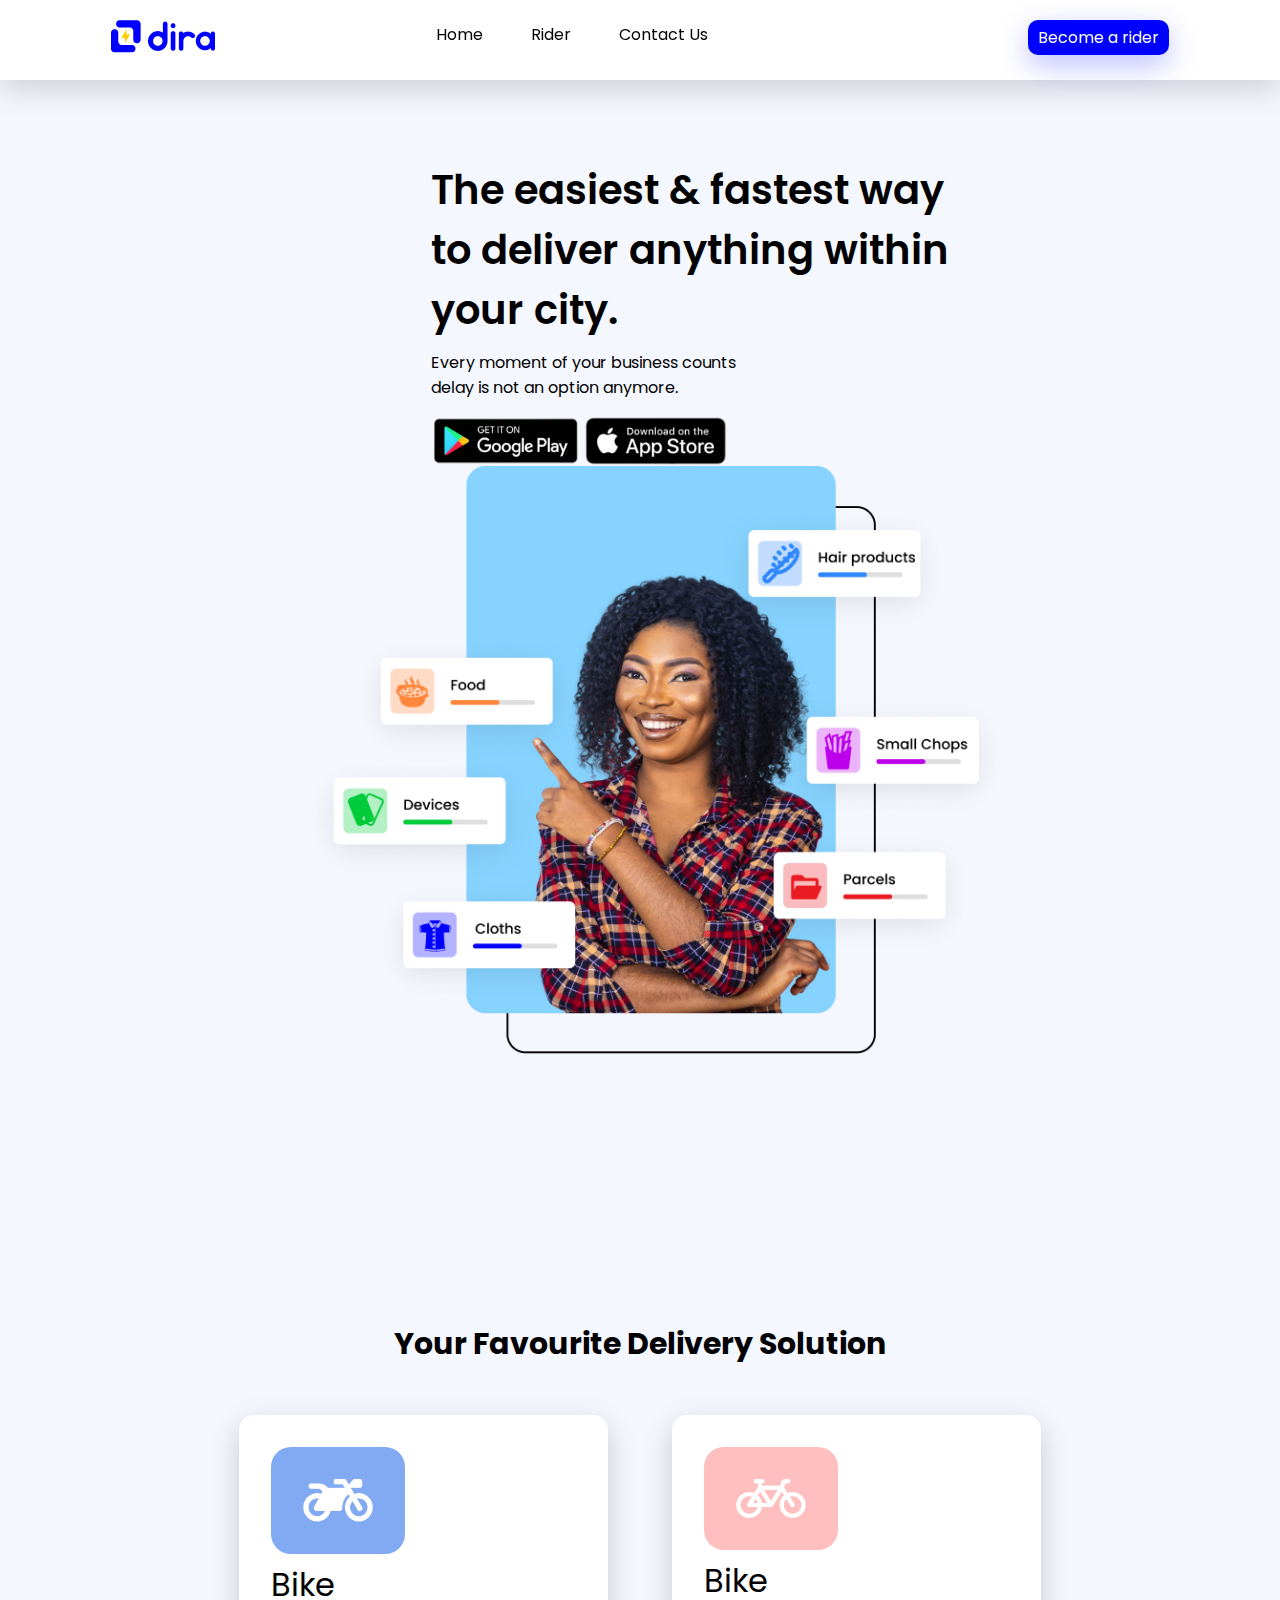
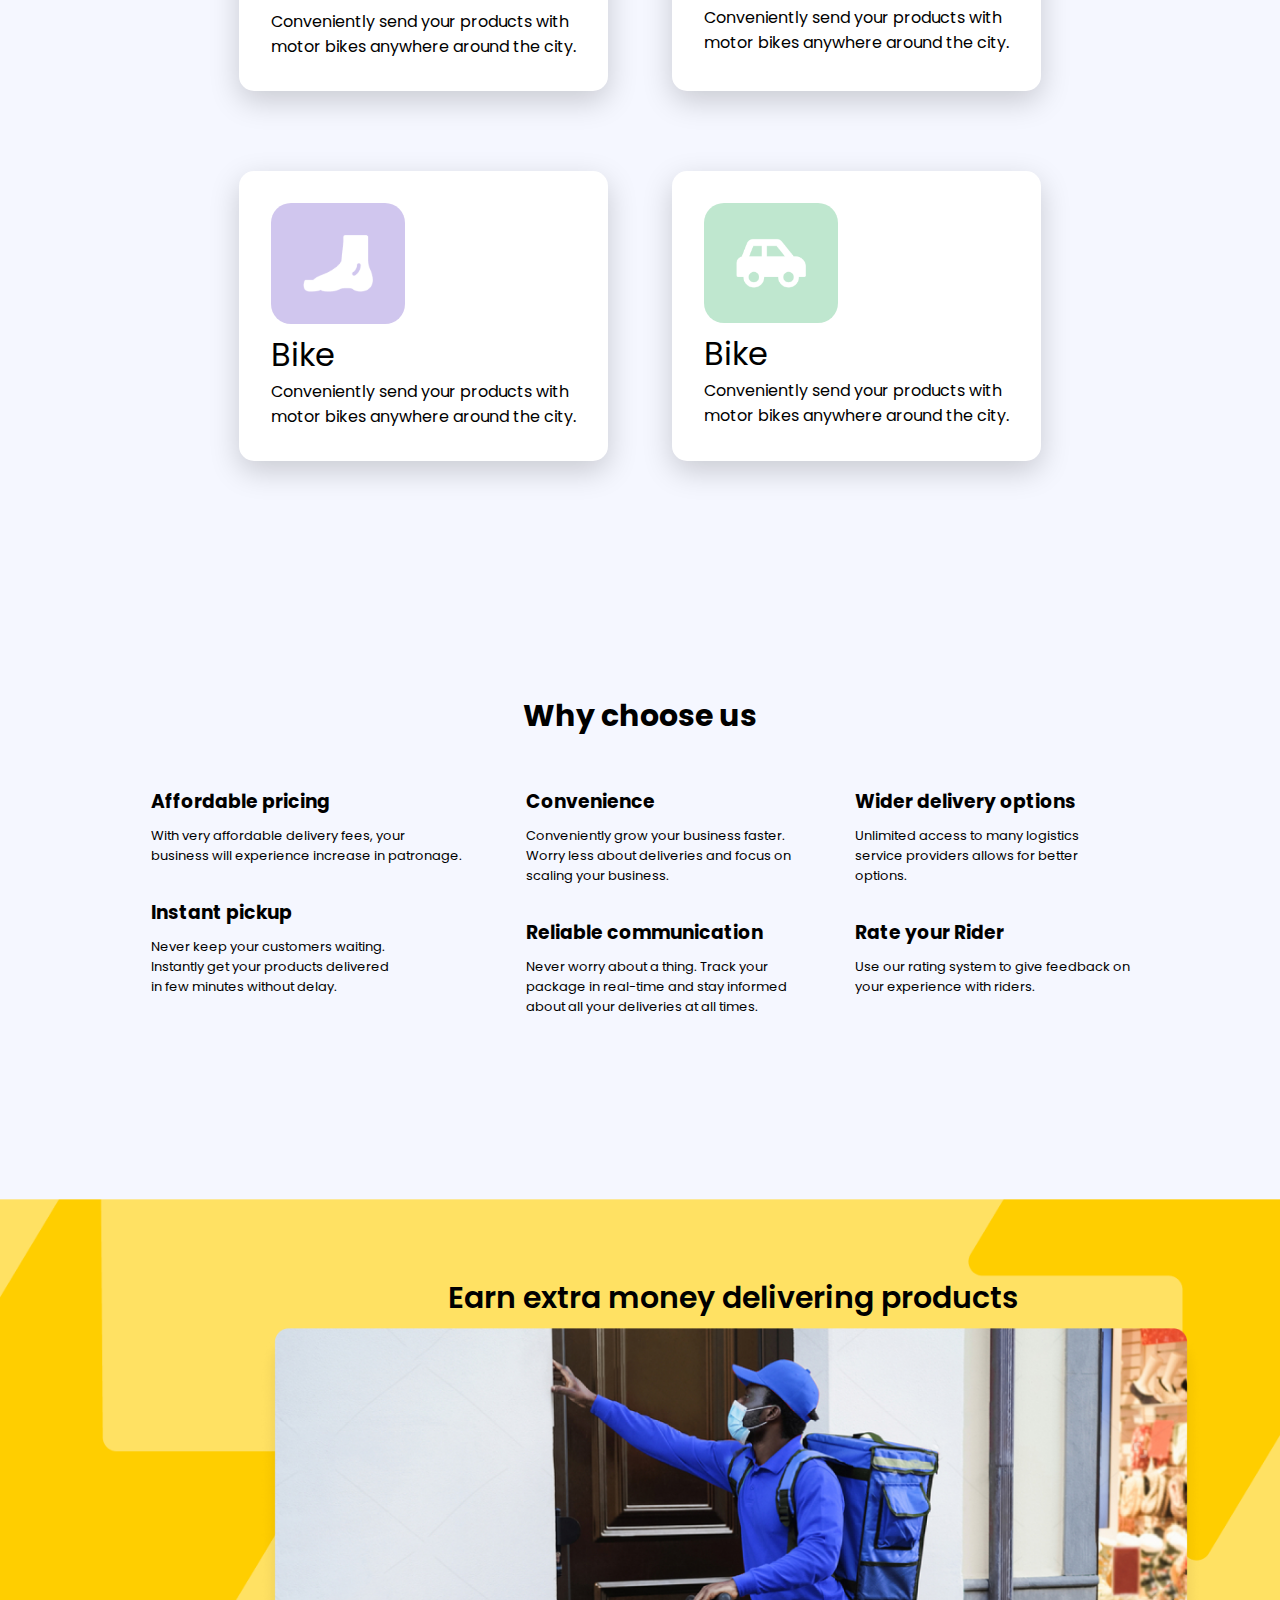
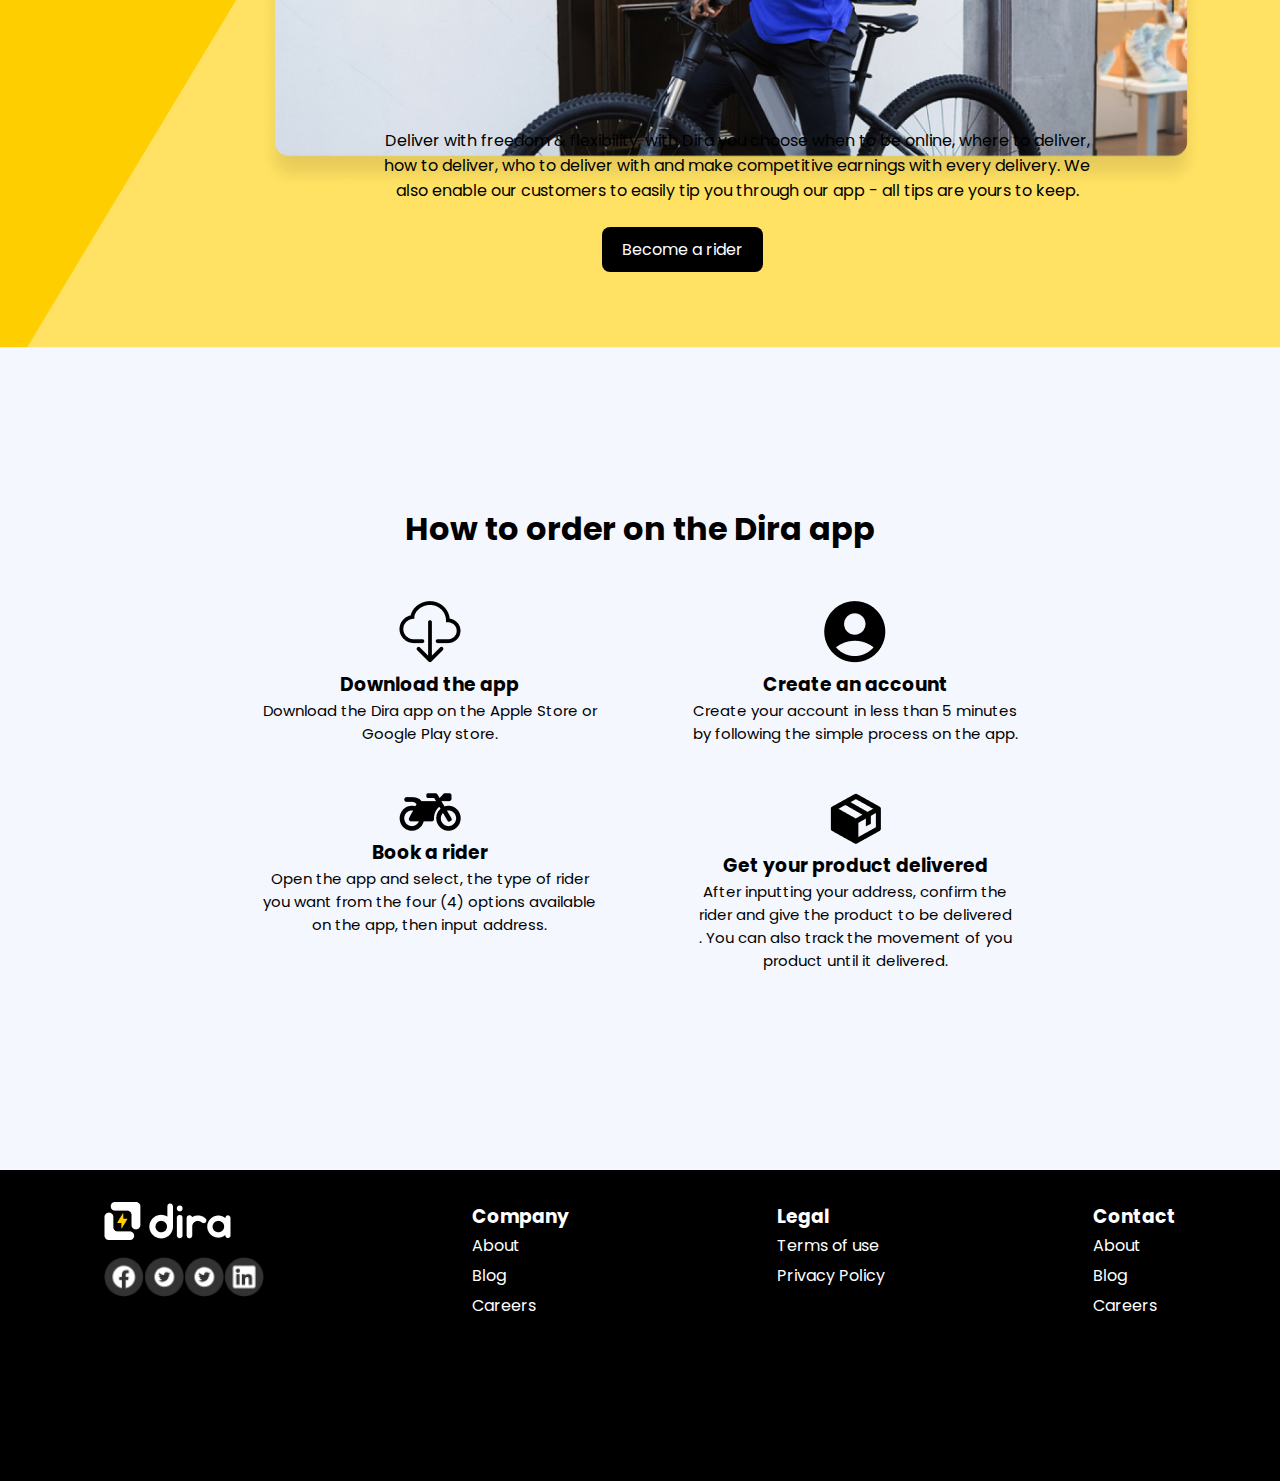
<file: public/index.html>
<!DOCTYPE html>
<html lang="en">
<head>
    <meta charset="UTF-8">
    <meta http-equiv="X-UA-Compatible" content="IE=edge">
    <meta name="viewport" content="width=device-width, initial-scale=1.0">
    <link rel="stylesheet" href="style.css">
    <link rel="preconnect" href="https://fonts.googleapis.com">
    
<link rel="preconnect" href="https://fonts.gstatic.com" crossorigin>
<link href="https://fonts.googleapis.com/css2?family=Poppins:wght@100;400;500;600;700&display=swap" rel="stylesheet"> 
    <title>Dira</title>
</head>
<body style="background-color: #F5F7FF;">
    <!-- <script>
        $('.navTrigger').click(function () {
    $(this).toggleClass('active');
    console.log("Clicked menu");
    $("#mainListDiv").toggleClass("show_list");
    $("#mainListDiv").fadeIn();

});
    </script> -->
    <!-- <nav>
        <div class="Navbar">
            <div class="Navbar-logo">
                <img src="asset\dira_logo.png" alt="" srcset="">
            </div>
            
                <ul>
                    <li><a href="http://" class="Navbar-link">Home</a></li>
                    <li><a href="http://" class="Navbar-link">Rider</a></li>
                    <li><a href="http://" class="Navbar-link">Contact Us</a></li>

                </ul>
                <div>
                    <a href="http://" class="Navbar-btn">Become a rider</a>
                </div>
            
        </div>
    </nav> -->
    <nav class="nav">
        <div class="container">
            <div class="logo">
                <a href="#"><img src="asset\dira_logo.png" alt="" srcset=""></a>
            </div>
            <div id="mainListDiv" class="main_list">
                <ul class="navlinks">
                    <li><a href="#Home">Home</a></li>
                    <li><a href="./Rider.html">Rider</a></li>
                    <li><a href="#">Contact Us</a></li>
                    <div >
                        <a href="./Rider.html"  class="Navbar-btn" >Become a rider</a>
                    </div>
                </ul>
                    
                    
                    
                
                
            </div>
            <!-- <div id="mainListDivs" class="main_lists">
                <ul class="navlinkss">
                     <a href="http://"  class="Navbar-btn" >Become a rider</a> 
                </ul>
                
            </div> -->
           
            <span class="navTrigger">
                <i></i>
                <i></i>
                <i></i>
            </span>
        </div>
    </nav>
    <div id="Home"></div>
    <header>
        <div class="header">
            <div class="header-content">
                <h1 class="header-h1">The easiest & fastest way <br> to deliver anything within <br> your city.</h1>
                <p class="header-p">Every moment of your business counts <br>
                    delay is not an option anymore.</p>
                    <div class="header-btn">
                        <img src="asset\googleplay 1.png" alt="" srcset="" class="img1">
                        <img src="asset\applestore.png" alt="" srcset="" class="img1">

                    </div>
            </div>
            <div>
                <img src="asset\Group 1000000812.png" alt="" srcset="" class="img2">
            </div>


        </div>


    </header>
    <section>
        <div class="section2">
            <h1 class="section2-h1">Your Favourite Delivery Solution</h1>
            <div class="section2-flex">
                <div class="section2-container">
                    <img src="asset\Vector(3).png" alt="" srcset="" class="img3">
                    <h1 class="section2-container-h1">Bike</h1>
                    <p>Conveniently send your products with <br> motor bikes anywhere around the city.</p>
                </div>
                <div class="section2-container">
                    <img src="asset\Group(1).png" alt="" srcset="" class="img4">
                    <h1 class="section2-container-h1">Bike</h1>
                    <p>Conveniently send your products with <br> motor bikes anywhere around the city.</p>
                </div>
            </div>
            <div class="section2-flex">
                <div class="section2-container">
                    <img src="asset\Group(2).png" alt="" srcset="" class="img5">
                    <h1 class="section2-container-h1">Bike</h1>
                    <p>Conveniently send your products with <br> motor bikes anywhere around the city.</p>
                </div>
                <div class="section2-container">
                    <img src="asset\fa-solid_car-side.png" alt="" srcset="" class="img6">
                    <h1 class="section2-container-h1">Bike</h1>
                    <p>Conveniently send your products with <br> motor bikes anywhere around the city.</p>
                </div>
            </div>
        </div>
    </section>

    <section style="margin-top: 200px;">
        <div>
            <h1 class="section2-h1">Why choose us</h1>

            <div  class="section2-flex">
                <div>
                <div class="choose">
                    <h3>Affordable pricing</h3>
                    <p style="font-size: 13px;margin-top: 10px;">With very affordable delivery fees, your <br> business will experience increase in patronage.</p>
                </div>
                <div class="choose">
                    <h3>Instant pickup</h3>
                    <p style="font-size: 13px;margin-top: 10px;">Never keep your customers waiting. <br> Instantly get your products delivered <br> in few minutes without delay.</p>
                </div>
            
            </div>
            <div>
                <div class="choose">
                    <h3>Convenience</h3>
                    <p style="font-size: 13px;margin-top: 10px;">Conveniently grow your business faster. <br> Worry less about deliveries and focus on <br> scaling your business.</p>
                </div>
                <div class="choose">
                    <h3>Reliable communication</h3>
                    <p style="font-size: 13px;margin-top: 10px;">Never worry about a thing. Track your <br> package in real-time  and stay informed <br> about all your deliveries at all times.</p>
                </div>
            </div>
            <div>
                <div class="choose">
                    <h3>Wider delivery options</h3>
                    <p style="font-size: 13px;margin-top: 10px;">Unlimited access to many logistics <br> service providers allows for better <br> options.</p>
                </div>
                <div class="choose">
                    <h3>Rate your Rider</h3>
                    <p style="font-size: 13px;margin-top: 10px;">Use our rating system to give feedback on <br> your experience with riders.</p>
                </div>
            </div>

            </div
            >
        </div>
    </section>
    <section class="section-bg">
        <img src="asset\Mask group.png" alt="" srcset="" class="img7">
        
            <h1 class="section-h1">Earn extra money delivering products</h1>
    
        <div>
        <img src="asset\Group 1000000796.png" alt=""  class="img8">
    </div>
    <p class="section-p">Deliver with freedom & flexibility, with Dira you choose when to be online, where to deliver, <br> how to deliver, who to deliver with and make competitive earnings with every delivery. We <br> also enable our customers to easily tip you through our app - all tips are yours to keep.</p>
       <a href="" class="section-btn">Become a rider</a>
    </section>

    <section style="margin-top: 150px;">
        <div>
        <h1 class="oder-h1">How to order on the Dira app</h1>
    </div>
    <div class="oder-flex">
        <div>
        <div class="oder-content">
            <img src="asset\Group.png" alt="" srcset="">
            <h3>Download the app</h3>
            <p class="oder-p">Download the Dira app on the Apple Store or <br> Google Play store. <br>  </p>
        </div>
        <div class="oder-content">
            <img src="asset\Vector(2).png" alt="" srcset="">
            <h3>Book a rider</h3>
            <p class="oder-p">Open the app and select, the type of rider <br> you want from the four (4) options available <br> on the app, then input address.</p>
        </div>
       
    </div>
    <div>
        <div class="oder-content">
            <img src="asset\Vector.png" alt="" srcset="">
            <h3>Create an account</h3>
            <p class="oder-p">Create your account in less than 5 minutes <br> by following the simple process on the app.</p>
        </div>
      
        <div class="oder-content">
            <img src="asset\Vector(1).png" alt="" srcset="">
            <h3>Get your product delivered</h3>
            <p class="oder-p">After inputting your address, confirm the <br> rider and give the product to be delivered <br>. You can also track the movement of you <br> product until it delivered.</p>
        </div>
    </div>
    
    </div>
    </section>
    <footer class="footer-bg">
        <div class="footer-flex">
            <div>
                <img src="asset\dira_logo(1).png" alt="" srcset="">
                <div class="footer-icon">
                    <img src="asset\fb.png" alt="" srcset="" class="icon">
                    <img src="asset\linkedin(1).png" alt="" srcset="" class="icon">
                    <img src="asset\linkedin(1).png" alt="" srcset="" class="icon">
                    <img src="asset\linkedin(2).png" alt="" srcset="" class="icon">
                </div>
            </div>
            <div class="footer-content">
                <h3 style="color: white;">Company</h3>
                <ul>
                    <li><a href="" class="footer-a">About</a></li>
                    <li><a href="" class="footer-a">Blog</a></li>
                    <li><a href="" class="footer-a">Careers</a></li>
                </ul>
            </div>
            <div>
                <h3 style="color: white;">Legal</h3>
                <ul>
                    <li><a href="" class="footer-a">Terms of use</a></li>
                    <li><a href="" class="footer-a">Privacy Policy</a></li>
                    
                </ul>
            </div>
            <div>
                <h3 style="color: white;">Contact</h3>
                <ul>
                    <li><a href="" class="footer-a">About</a></li>
                    <li><a href="" class="footer-a">Blog</a></li>
                    <li><a href="" class="footer-a">Careers</a></li>
                </ul>
            </div>
        </div>
    </footer>
    
    <script src="https://ajax.googleapis.com/ajax/libs/jquery/3.1.1/jquery.min.js"></script>
    <script src="main.js"></script>

<!-- Function used to shrink nav bar removing paddings and adding black background -->
    <!-- <script>
        $(window).scroll(function() {
            if ($(document).scrollTop() > 50) {
                $('.nav').addClass('affix');
                console.log("OK");
            } else {
                $('.nav').removeClass('affix');
            }
        });
    </script> -->
    <!-- <script src="./main.js"></script> -->
</body>
</html>
</file>
<file: public/style.css>
*{
    margin: 0;
    padding: 0;
    scroll-behavior: smooth;
    font-family: 'Poppins', sans-serif;
}
/* .Navbar{
    width: 100%;
    background-color: white;
    display: flex;
    flex-wrap: wrap;
    justify-content: space-around;
    padding: 1.5rem 0;
    box-shadow: 0 10px 30px rgba(0, 0, 0, 0.151);
    position: fixed;
    top: 0;
   z-index: 1000;
}
.Navbar ul{
    display: flex;
    flex-wrap: wrap;
}
.Navbar li{
    list-style-type: none;
}
.Navbar-link{
    text-decoration: none;
    color: black;
    padding: 0 20px;
}
.Navbar-btn{
    display: inline-block;
    background-color: #0000FF;
    color: white;
    padding: 5px 20px;
    text-decoration: none;
    border-radius: 10px;
    box-shadow: 0 10px 30px #0000ff42;
   
} */
.Navbar-btn{
    display: inline-block;
    background-color: #0000FF;
    color: white;
    padding: 5px 10px;
    margin-left: 17rem;
    text-decoration: none;
    border-radius: 10px;
    box-shadow: 0 10px 30px #0000ff42;
   
} 
.nav {
    width: 100%;
    /* height: 65px; */
    background: #fff;
    position: fixed;
    box-shadow: 0 10px 30px rgba(0, 0, 0, 0.151);
    padding: 3rem 0;
    z-index: 1000;
    
}
.container{
    display: flex;
    justify-content: space-around;
    flex-wrap: wrap;
}

/* .nav div.logo {
    float: left;
    width: auto;
    height: auto;
    padding-left: 3rem;
} */

.nav div.logo a {
    text-decoration: none;
    color: black;
    
    /* font-size: 2.5rem; */
}



.nav div.main_list {
    /* height: 65px; */
    float: right;
 
  
  
}

.nav div.main_list ul {
    width: 100%;
    /* height: 65px; */
    display: flex;
    list-style: none;
    margin: 0;
    
}

.nav div.main_list ul li {
    width: auto;
    /* height: 65px; */
    padding: 0;
    
    padding-right: 3rem;
}

.nav div.main_list ul li a {
    text-decoration: none;
    color: black;
    /* line-height: 65px; */
    /* font-size: 2.4rem; */
}

/* .nav div.main_list ul li a:hover {
    color: #00E676;
} */
.navTrigger {
    display: none;
}

.nav {
    padding-top: 20px;
    padding-bottom: 20px;
    -webkit-transition: all 0.4s ease;
    transition: all 0.4s ease;
}

.header{
    display: flex;
    flex-wrap: wrap;
    justify-content: center;
    align-items: center;
    padding: 10rem 0;
}
.header-h1{
    font-weight: 600;
    font-size: 40px;
    
}
.header-p{
    margin-top: 10px;
}
.header-btn{
    display: flex;
    flex-wrap: wrap;
    margin-top: 15px;
}
.img1{
    width: 150px;
    
}
.img2{
    width: 700px;
    margin-left: 20px;
}
.header-content{
    margin-left: 100px;
}

.section2-h1{
    text-align: center;
    font-size: 30px;
    margin-top: 100px;
}
.img3{
    width: 70px;
    
    background-color: #0657E9;
    opacity: 50%;
    border-radius: 20px;
    padding: 2rem 2rem;

}
.section2-container{
    display: inline-block;
    padding: 2rem 2rem;
    background-color: white;
    border-radius: 15px;
    margin: 2rem 2rem;
    box-shadow: 0 10px 30px rgba(0, 0, 0, 0.186);
}
.section2-container-h1{
    font-weight: 400;
}
.section2-flex{
    display: flex;
    flex-wrap: wrap;
    justify-content: center;
    margin: 1rem 0;
}

.img4{
    width: 70px;
    
    background-color: #FF8080;
    opacity: 50%;
    border-radius: 20px;
    padding: 2rem 2rem;
}

.img5{
    width: 70px;
    background-color: #A38EDE;
    opacity: 50%;
    border-radius: 20px;
    padding: 2rem 2rem;
}

.img6{
    width: 70px;
    
    background-color: #80D1A0;
    opacity: 50%;
    border-radius: 20px;
    padding: 2rem 2rem;
}
.choose{
    margin: 2rem 2rem;
}
.section-bg{
    margin-top: 150px;
    position: relative;
    
}
.img7{
    background-size: cover;
    width: 100%;
    /* height: 650px; */
    
}
.img8{
    position: absolute;
    top: 17%;
    left: 20%;
    width: 950px;
}
.section-h1{
    position: absolute;
    top: 10%;
    left: 35%;
    font-size: 30px;
    font-weight: 600;
}
.section-p{
    text-align: center;
    position: absolute;
    top: 70%;
    left: 30%;

}
.section-btn{
    display: inline-block;
    color: white;
    background-color: black;
    padding: 10px 20px;
    border-radius: 8px;
    text-decoration: none;
    position: absolute;
    top: 83%;
    left: 47%;
}
.oder-h1{
    text-align: center;
}
.oder-content{
    margin: 3rem 3rem;
    
    text-align: center;
}
.oder-flex{
    display: flex;
    flex-wrap: wrap;
    justify-content: center;
}
.oder-p{
    font-size: 15px;
}
.footer-bg{
    display: block;
    margin-top: 150px;
    padding-bottom: 10rem;
    padding-top: 2rem;
    background-color: black;
}
.footer-icon{
    display: flex;
    margin: 10px 0;
    flex-wrap: wrap;
    
}
.icon{
    width: 40px;
    height: 40px;

}
.footer-flex{
    display: flex;
    justify-content: space-around;
    flex-wrap: wrap;
}
.footer-a{
    color: white;
    text-decoration: none;
    
   
}
li{
    line-height: 30px;
}
@media screen and (max-width: 768px) {


   
  }
  @media screen and (max-width:768px) {
    *{
        margin: 0;
        padding: 0;
        scroll-behavior: smooth;
        font-family: 'Poppins', sans-serif;
    }
    .img2{
        margin-top: 50px;
        width: 400px;
        margin-left: 20px;
        display: none;
    }
    .img7{
        background-size: cover;
        width: 100%;
        height: 600px;
        height: 650px;
        
    }
    .img8{
        position: absolute;
        top: 17%;
        left: 20%;
       display: none;
    }
    .section-p{
        text-align: center;
        position: absolute;
        top: 40%;
        left: 10%;
    
    }
    .section-btn{
        display: inline-block;
        color: white;
        background-color: black;
        padding: 10px 20px;
        border-radius: 8px;
        text-decoration: none;
        position: absolute;
        top: 80%;
        left: 35%;
    }
    .navTrigger {
        display: block;
    }
    .Navbar-btn{
    display: inline-block;
    background-color: #0000FF;
    color: white;
    padding: 5px 20px;
    text-decoration: none;
    
    border-radius: 10px;
    box-shadow: 0 10px 30px #0000ff42;
   
} 
    .nav div.logo {
        margin-left: 15px;
    }
    .nav div.main_list  {
        width: 100%;
        height: 0;
        overflow: hidden;
        /* F6F6F6 */
    }
    .nav div.show_list {
        height: auto;
        display: none;
    }
    .nav div.main_list  ul  {
        flex-direction: column;
        width: 100%;
        height: 200px;
        right: 0%;
        left: 0%;
        bottom: 0;
        background-color: white;
        background-position: center top;
    }
    .nav div.main_list  ul li {
        width: 100%;
        text-align: center;
        
    }
    .nav div.main_list ul .Navbar-btn {
        text-align: center;
        /* width: 100%; */
        margin-left: 80px;
        color: white;
        /* font-size: 3rem; */
        /* padding-top: 20px; */
    }
    .nav div.main_list ul li a {
        text-align: center;
        width: 100%;
        color: black;
        /* font-size: 3rem; */
        padding-top: 20px;
    }
    .nav div.media_button {
        display: block;
    }
}


.navTrigger {
    cursor: pointer;
    width: 30px;
    height: 25px;
    margin: auto;
    position: absolute;
    right: 30px;
    top: 0;
    bottom: 0;
}

.navTrigger i {
    background-color: black;
    border-radius: 2px;
    content: '';
    display: block;
    width: 100%;
    height: 4px;
}

.navTrigger i:nth-child(1) {
    -webkit-animation: outT 0.8s backwards;
    animation: outT 0.8s backwards;
    -webkit-animation-direction: reverse;
    animation-direction: reverse;
}

.navTrigger i:nth-child(2) {
    margin: 5px 0;
    -webkit-animation: outM 0.8s backwards;
    animation: outM 0.8s backwards;
    -webkit-animation-direction: reverse;
    animation-direction: reverse;
}

.navTrigger i:nth-child(3) {
    -webkit-animation: outBtm 0.8s backwards;
    animation: outBtm 0.8s backwards;
    -webkit-animation-direction: reverse;
    animation-direction: reverse;
}

.navTrigger.active i:nth-child(1) {
    -webkit-animation: inT 0.8s forwards;
    animation: inT 0.8s forwards;
}

.navTrigger.active i:nth-child(2) {
    -webkit-animation: inM 0.8s forwards;
    animation: inM 0.8s forwards;
}

.navTrigger.active i:nth-child(3) {
    -webkit-animation: inBtm 0.8s forwards;
    animation: inBtm 0.8s forwards;
}

@-webkit-keyframes inM {
    50% {
        -webkit-transform: rotate(0deg);
    }
    100% {
        -webkit-transform: rotate(45deg);
    }
}

@keyframes inM {
    50% {
        transform: rotate(0deg);
    }
    100% {
        transform: rotate(45deg);
    }
}

@-webkit-keyframes outM {
    50% {
        -webkit-transform: rotate(0deg);
    }
    100% {
        -webkit-transform: rotate(45deg);
    }
}

@keyframes outM {
    50% {
        transform: rotate(0deg);
    }
    100% {
        transform: rotate(45deg);
    }
}

@-webkit-keyframes inT {
    0% {
        -webkit-transform: translateY(0px) rotate(0deg);
    }
    50% {
        -webkit-transform: translateY(9px) rotate(0deg);
    }
    100% {
        -webkit-transform: translateY(9px) rotate(135deg);
    }
}

@keyframes inT {
    0% {
        transform: translateY(0px) rotate(0deg);
    }
    50% {
        transform: translateY(9px) rotate(0deg);
    }
    100% {
        transform: translateY(9px) rotate(135deg);
    }
}

@-webkit-keyframes outT {
    0% {
        -webkit-transform: translateY(0px) rotate(0deg);
    }
    50% {
        -webkit-transform: translateY(9px) rotate(0deg);
    }
    100% {
        -webkit-transform: translateY(9px) rotate(135deg);
    }
}

@keyframes outT {
    0% {
        transform: translateY(0px) rotate(0deg);
    }
    50% {
        transform: translateY(9px) rotate(0deg);
    }
    100% {
        transform: translateY(9px) rotate(135deg);
    }
}

@-webkit-keyframes inBtm {
    0% {
        -webkit-transform: translateY(0px) rotate(0deg);
    }
    50% {
        -webkit-transform: translateY(-9px) rotate(0deg);
    }
    100% {
        -webkit-transform: translateY(-9px) rotate(135deg);
    }
}

@keyframes inBtm {
    0% {
        transform: translateY(0px) rotate(0deg);
    }
    50% {
        transform: translateY(-9px) rotate(0deg);
    }
    100% {
        transform: translateY(-9px) rotate(135deg);
    }
}

@-webkit-keyframes outBtm {
    0% {
        -webkit-transform: translateY(0px) rotate(0deg);
    }
    50% {
        -webkit-transform: translateY(-9px) rotate(0deg);
    }
    100% {
        -webkit-transform: translateY(-9px) rotate(135deg);
    }
}

@keyframes outBtm {
    0% {
        transform: translateY(0px) rotate(0deg);
    }
    50% {
        transform: translateY(-9px) rotate(0deg);
    }
    100% {
        transform: translateY(-9px) rotate(135deg);
    }
}

/* .affix {
    padding: 0;
    background-color: #111;
} */






/* .myH2 {
	text-align:center;
	font-size: 4rem;
}
.myP {
	text-align: justify;
	padding-left:15%;
	padding-right:15%;
	font-size: 20px;
} */
@media all and (max-width:700px){
	/* .myP {
		padding:2%;
	} */
}
</file>
